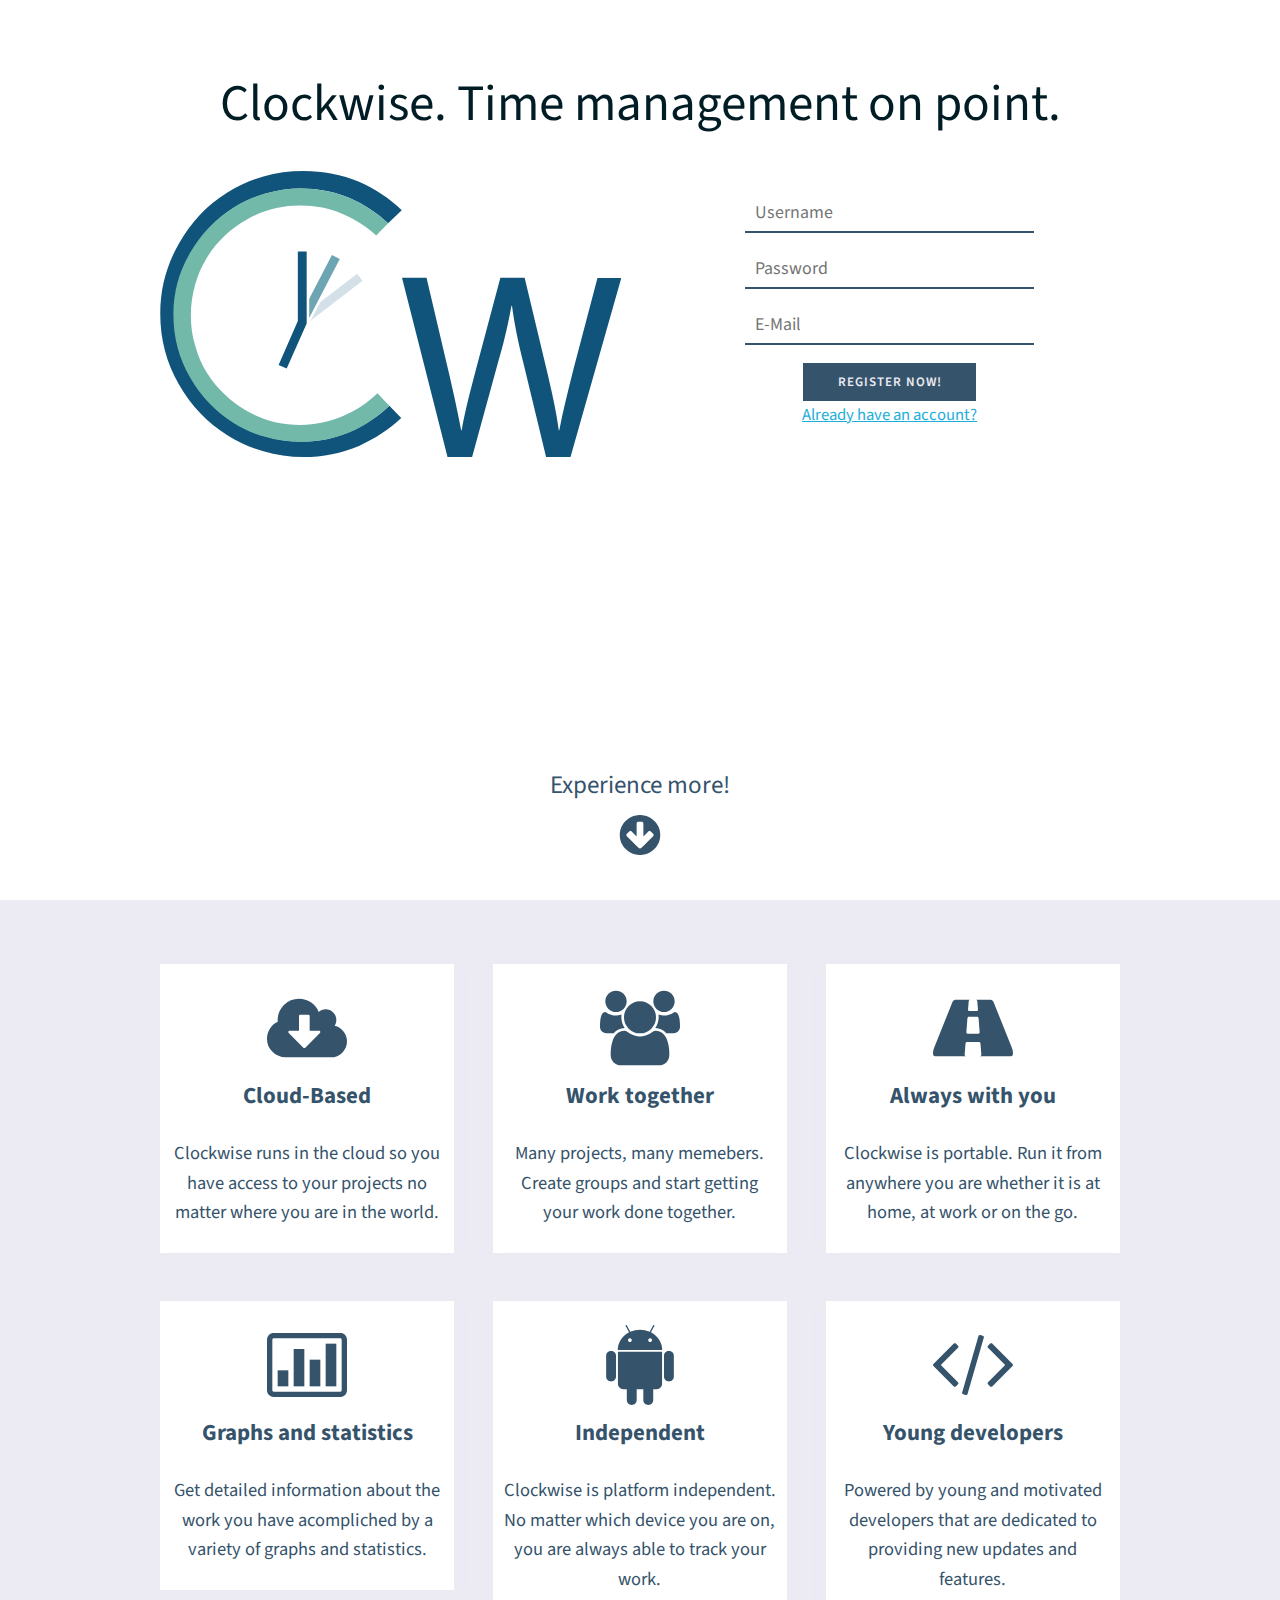
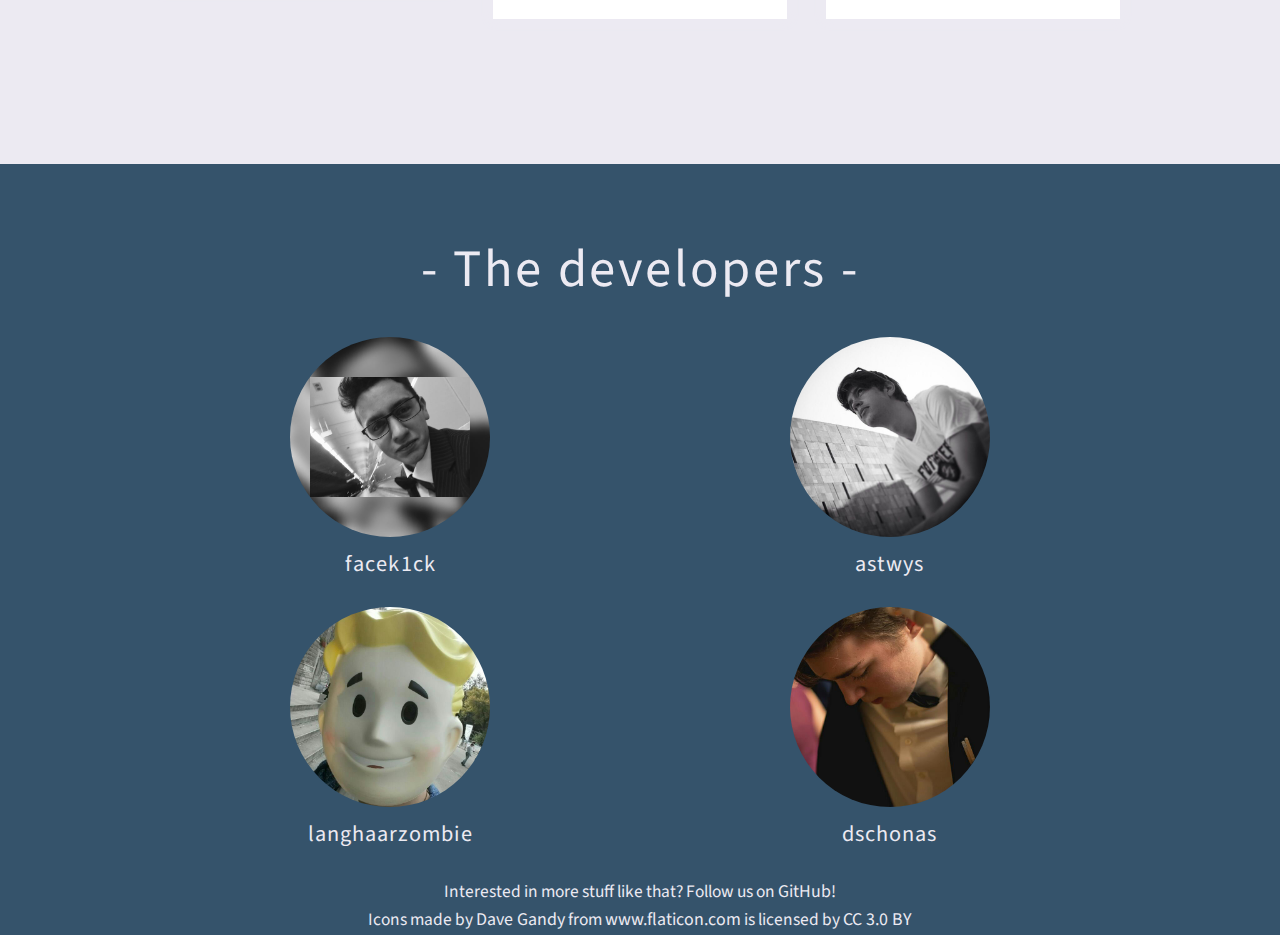
<file: website/index.html>
<!DOCTYPE HTML>
<html>
	<head>
		<title>Clockwise</title>
		<link rel="stylesheet" type="text/css" href="style/style.css">
		<meta charset="utf-8">
		<meta name="viewport" content="width=device-width, initial-scale=1.0">
		<link href='https://fonts.googleapis.com/css?family=Source+Sans+Pro:400,700,600italic,600' rel='stylesheet' type='text/css'>
	</head>
	<body>
		<div id="landingpage">
			<div class="container" id="pagehead">
					<div class="row">
						<div class="twelve columns"><p>Clockwise. Time management on point.</p></div>
					</div>
					<div class="row">
						<img class="one-half column" src="assets/Logo.svg"/>
						<form class="one-half column" action="php/register.php" method="post">
							<ul>
								<li><input type="text" 		placeholder="Username" 	name="username"/></li>
								<li><input type="password" 	placeholder="Password" 	name="password"/></li>
								<li><input type="text" 		placeholder="E-Mail" 	name="e-mail"/></li>
								<li class="special"><input type="submit"	value="Register Now!"	name="register"/></li> <!-- TODO make the hover.css work -->
								<li><a href="#popup-login">  <!--TODO add action for script to show pop up -->
									Already have an account?
								</a></li>
							</ul>
						</form>
					</div>
				<div class="experiencemore">
					<a>Experience more!</a>
					<img src="assets/Arrow_Down.svg"/>
				</div>
				<div id="popup-login" class="overlay">
	  				<div class="popup">
			    		<h2>Welcome back!</h2>
			    		<a class="close" href="#">&times;</a>
			    		<div class="content row" style="margin-top: 5%">
					    	<form class="twelve columns card" action="project_view.html" method="post">
								<ul>
									<li><input type="text" 		placeholder="Username" 	name="username"/></li>
									<li><input type="password" 	placeholder="Password" 	name="password"/></li>
									<li class="special"><input type="submit"	value="Sign In"	name="register"/></li> <!-- TODO make the hover.css work -->
									<li><a href="http://i.imgur.com/Oo82Irt.png">
										Forgot you credentials?
								</a></li>
								</ul>
							</form>
			    		</div>
		  			</div>
				</div>
			</div>
			<div id="pagebody">
				<div class="container">
					<div class="row">
		  				<div class="four columns card">
		    				<div class="image">
		      					<img src="assets/Cloud.svg" alt="You are looking really closely">
		    				</div>
		    				<div class="title">
		      					<p>Cloud-Based</p>
		    				</div>
		    				<div class="text">
		      					<p>Clockwise runs in the cloud so you have access to your projects no matter where you are in the world.</p>
		    				</div>
		  				</div>

		  				<div class="four columns card">
		    				<div class="image">
		      					<img src="assets/Users.svg" alt="You are looking really closely">
		    				</div>
		    				<div class="title">
		      					<p>Work together</p>
		    				</div>
		    				<div class="text">
		      					<p>Many projects, many memebers. Create groups and start getting your work done together.</p>
		    				</div>
		  				</div>

						<div class="four columns card">
							<div class="image">
								<img src="assets/Road.svg" alt="You are looking really closely">
							</div>
							<div class="title">
		      					<p>Always with you</p>
		    				</div>
							<div class="text">
						    	<p>Clockwise is portable. Run it from anywhere you are whether it is at home, at work or on the go.</p>
							</div>
						</div>
					</div>
					<div class="row">
						<div class="four columns card">
		    				<div class="image">
		      					<img src="assets/Graph.svg" alt="You are looking really closely">
		    				</div>
		    				<div class="title">
		      					<p>Graphs and statistics</p>
		    				</div>
		    				<div class="text">
		      					<p>Get detailed information about the work you have acompliched by a variety of graphs and statistics.</p>
		    				</div>
		  				</div>

		  				<div class="four columns card">
		    				<div class="image">
		      					<img src="assets/Android.svg" alt="You are looking really closely">
		    				</div>
		    				<div class="title">
		      					<p>Independent</p>
		    				</div>
		    				<div class="text">
		      					<p>Clockwise is platform independent. No matter which device you are on, you are always able to track your work.</p>
		    				</div>
		  				</div>

						<div class="four columns card">
							<div class="image">
								<img src="assets/Code.svg" alt="You are looking really closely">
							</div>
							<div class="title">
		      					<p>Young developers</p>
		    				</div>
							<div class="text">
						    	<p>Powered by young and motivated developers that are dedicated to providing new updates and features.</p>
							</div>
						</div>
					</div>
				</div>
			</div>

			<div id="footer">
				<div class="container">
					<div class="row">
						<div class="twelve columns"><p>- The developers -</p></div>
					</div>
					<div id="row">
						<div class="six columns card">
							<div class="image"><a href="https://github.com/facek1ck" target="_blank" class="hvr-wobble-to-bottom-right"><img src="assets/Gabriel.jpg"></a></div>
							<p>facek1ck</p>
						</div>
						<div class="six columns card">
							<div class="image"><a href="https://github.com/astwys" target="_blank" class="hvr-push"><img src="assets/Bart.jpg"></a></div>
							<p>astwys</p>
						</div>
					</div>
					<div id="row">
						<div class="six columns card">
							<div class="image"><a href="https://github.com/Langhaarzombie" target="_blank" class="hvr-bounce-in"><img src="assets/Max.jpg"></a></div>
							<p>langhaarzombie</p>
						</div>
						<div class="six columns card">
							<div class="image"><a href="https://github.com/Dschonas" target="_blank" class="hvr-grow-rotate"><img src="assets/Jonas.jpg"></a></div>
							<p>dschonas</p>
						</div>
					</div>
					<div class="row">
						<div class="twelve columns card">
							Interested in more stuff like that? Follow us on <a target="_blank" href="https://github.com">GitHub</a>!
							</div>
					</div>
					<div class="row">
						<div class="twelve columns card">
							Icons made by
							<a href="http://www.flaticon.com/authors/dave-gandy" title="Dave Gandy">Dave Gandy</a>
							from
							<a href="http://www.flaticon.com" title="Flaticon">www.flaticon.com</a>
							is licensed by
							<a href="http://creativecommons.org/licenses/by/3.0/" title="Creative Commons BY 3.0" target="_blank">CC 3.0 BY</a>
						</div>
					</div>
				</div>
			</div>
		</div>
		<script type="text/javascript" src="js/jquery-2.2.3.min.js"/>
		<script type="text/javascript" src="js/jquery.mobile-1.4.5.min.js"/>
	</body>
</html>
</file>
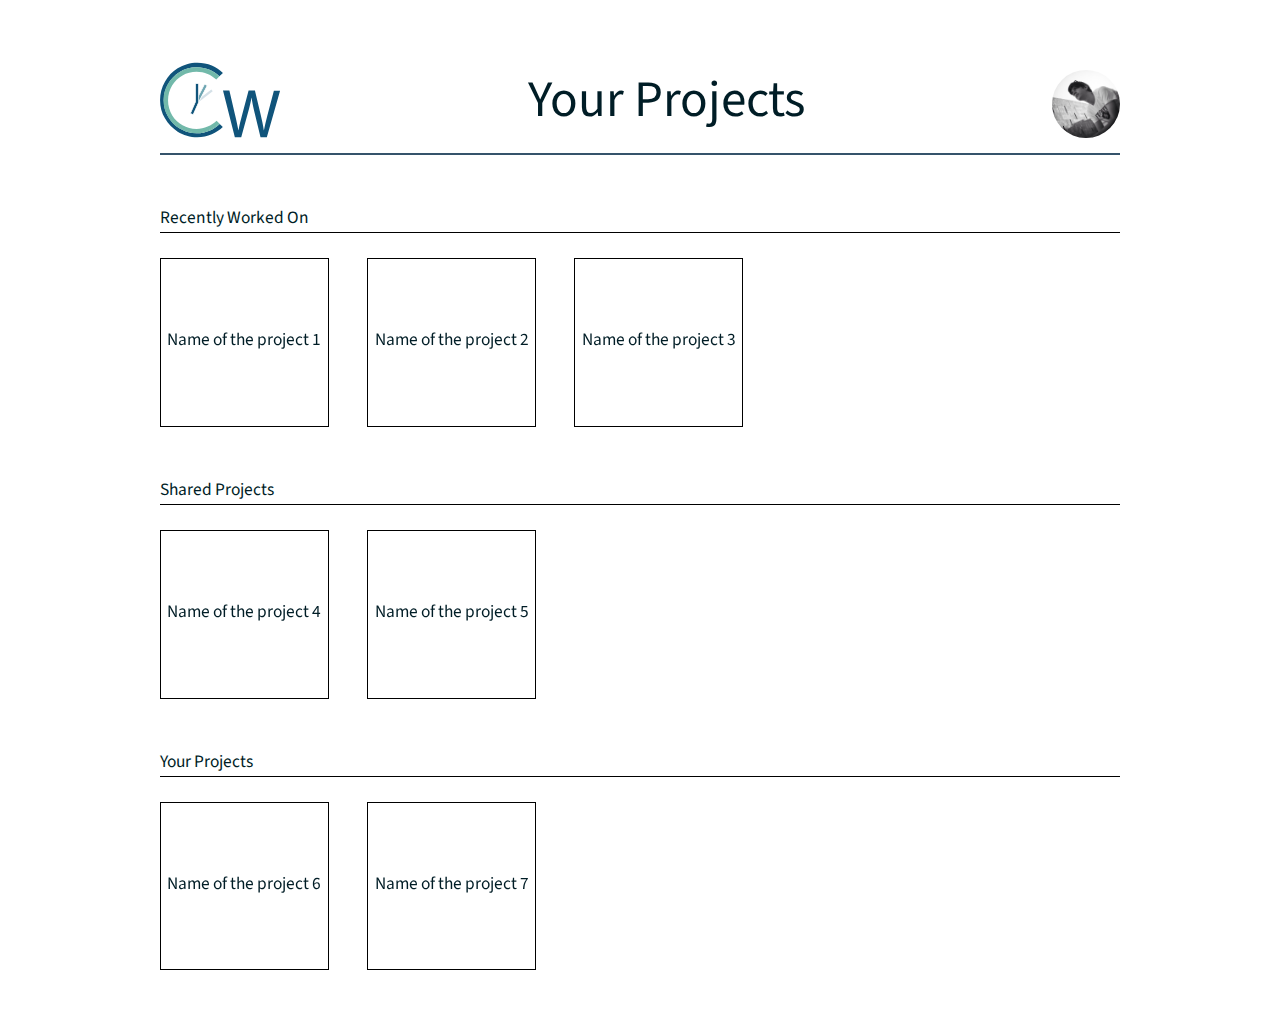
<file: website/project_view.html>
<!DOCTYPE HTML>
<html>
	<head>
		<title>Clockwise</title>
		<link rel="stylesheet" type="text/css" href="style/style.css">
		<meta charset="utf-8">
		<meta name="viewport" content="width=device-width, initial-scale=1.0">
		<link href='https://fonts.googleapis.com/css?family=Source+Sans+Pro:400,700,600italic,600' rel='stylesheet' type='text/css'>
	</head>
	<body>
		<div id="projectview">
			<div class="container" id="navigation">
				<div class="row">
					<div class="twelve columns card">
						<div class="logo"><a href="index.html"><img class="one-half column" src="assets/Logo.svg"/></a></div>
						<div id="title">Your Projects</div>
						<div id="profile">
							<!--<p>Hello User!</p>-->
							<div class="image"><a href="#"><img src="assets/Bart.jpg"></a></div>
						</div>
					</div>
				</div>
			</div>

			<div class="container" id="projects">
				<div class="row category">
					<div class="twelve columns card">
						<p>Recently Worked On</p>
					</div>
				</div>

				<div class="row">
					<a class="six columns card hvr-outline-in" href="timetracking_view.html">
						<p>Name of the project 1</p>
					</a>

					<a class="six columns card hvr-buzz-out" href="timetracking_view.html">
						<p>Name of the project 2</p>
					</a>

					<a class="six columns card hvr-buzz-out" href="timetracking_view.html">
						<p>Name of the project 3</p>
					</a>
				</div>

				<div class="row category">
					<div class="twelve columns card">
						<p>Shared Projects</p>
					</div>
				</div>

				<div class="row">
					<a class="six columns card hvr-buzz-out" href="timetracking_view.html">
						<p>Name of the project 4</p>
					</a>

					<a class="six columns card hvr-buzz-out" href="timetracking_view.html">
						<p>Name of the project 5</p>
					</a>
				</div>

				<div class="row category">
					<div class="twelve columns card">
						<p>Your Projects</p>
					</div>
				</div>

				<div class="row">
					<a class="six columns card hvr-buzz-out" href="timetracking_view.html">
						<p>Name of the project 6</p>
					</a>

					<a class="six columns card hvr-buzz-out" href="timetracking_view.html">
						<p>Name of the project 7</p>
					</a>
				</div>

			</div>


		</div>


		<script type="text/javascript" src="js/jquery-2.2.3.min.js"/>
		<script type="text/javascript" src="js/jquery.mobile-1.4.5.min.js"/>
	</body>
</html>
</file>
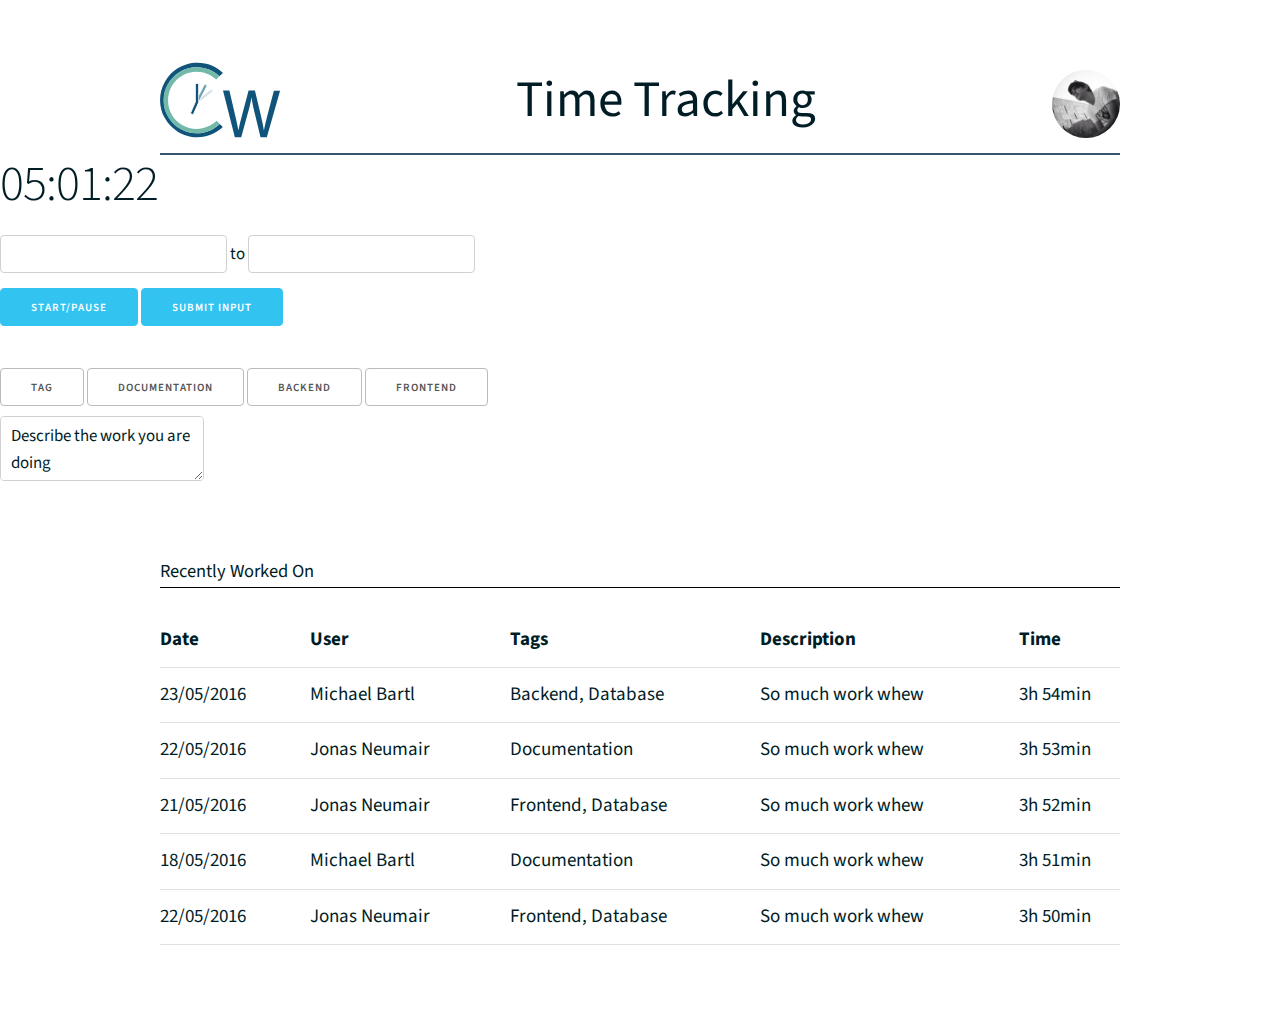
<file: website/timetracking_view.html>
<!DOCTYPE HTML>
<html>
	<head>
		<title>Clockwise</title>
		<link rel="stylesheet" type="text/css" href="style/style.css">
		<meta charset="utf-8">
		<meta name="viewport" content="width=device-width, initial-scale=1.0">
		<link href='https://fonts.googleapis.com/css?family=Source+Sans+Pro:400,700,600italic,600' rel='stylesheet' type='text/css'>
	</head>
	<body>
		<div id="projectview">
			<div class="container" id="navigation">
				<div class="row">
					<div class="twelve columns card">
						<div class="logo"><a href="index.html"><img class="one-half column" src="assets/Logo.svg"/></a></div>
						<div id="title">Time Tracking</div>
						<div id="profile">
							<!--<p>Hello User!</p>-->
							<div class="image"><a href="#"><img src="assets/Bart.jpg"></a></div>
						</div>
					</div>
				</div>
			</div>

    <div id="timetracking">
      <div class="input">
        <h1>05:01:22</h1>

        <form>
        	<input type="text">
        	to
        	<input type="text">
          <br>
          <input class="button-primary" type="button" value="start/pause">
          <input class="button-primary" type="submit" value="submit input">
          <br><br>
          <!--Adding tags-->
          <a class="button">Tag</a>
          <a class="button">Documentation</a>
          <a class="button">Backend</a>
          <a class="button">Frontend</a>
          <br>
          <textarea>Describe the work you are doing</textarea>
        </form>
      </div>
    <div>

			<div class="container" id="projects">
				<div class="row category">
					<div class="twelve columns card">
						<p>Recently Worked On</p>
					</div>
				</div>

        <table class="u-full-width">
          <thead>
            <tr>
              <th>Date</th>
              <th>User</th>
              <th>Tags</th>
              <th>Description</th>
              <th>Time</th>
            </tr>
          </thead>
          <tbody>
            <tr>
              <td>23/05/2016</td>
              <td>Michael Bartl</td>
              <td>Backend, Database</td>
              <td>So much work whew</td>
              <td>3h 54min</td>
            </tr>
            <tr>
              <td>22/05/2016</td>
              <td>Jonas Neumair</td>
              <td>Documentation</td>
              <td>So much work whew</td>
              <td>3h 53min</td>
            </tr>
            <tr>
              <td>21/05/2016</td>
              <td>Jonas Neumair</td>
              <td>Frontend, Database</td>
              <td>So much work whew</td>
              <td>3h 52min</td>
            </tr>
            <tr>
              <td>18/05/2016</td>
              <td>Michael Bartl</td>
              <td>Documentation</td>
              <td>So much work whew</td>
              <td>3h 51min</td>
            </tr>
            <tr>
              <td>22/05/2016</td>
              <td>Jonas Neumair</td>
              <td>Frontend, Database</td>
              <td>So much work whew</td>
              <td>3h 50min</td>
            </tr>
          </tbody>
        </table>
			</div>
		</div>


		<script type="text/javascript" src="js/jquery-2.2.3.min.js"/>
		<script type="text/javascript" src="js/jquery.mobile-1.4.5.min.js"/>
	</body>
</html>
</file>
<file: website/style/style.css>
@import url(hover.css);
@import url(normalize.css);
@import url(skeleton.css);
@import url(popup.css);
* {
  margin: 0;
  padding: 0;
  font-family: 'Source Sans Pro';
  font-size: 1.03em;
  color: #001D26;
}

html, body {
  display: block;
}

#landingpage #pagehead {
  top: 0;
  left: 0;
  height: 100vh;
  min-height: 650px;
  padding-top: 5%;
}

#landingpage #pagehead p {
  font-size: 3.03em;
  text-align: center;
}

#landingpage #pagehead form {
  padding: 2.5%;
}

#landingpage #pagehead form ul {
  width: 70%;
  display: table;
  margin: 0 auto;
  list-style-type: none;
}

#landingpage #pagehead form ul li {
  width: 100%;
  margin-bottom: 1em;
  text-align: center;
}

#landingpage #pagehead form ul .special {
  width: 60%;
  margin: auto;
  margin-bottom: 0;
}

#landingpage #pagehead form ul input {
  width: 100%;
  margin: auto 0;
  border: none;
  border-radius: 0;
}

#landingpage #pagehead form ul input[type="text"],
#landingpage #pagehead form ul input[type="password"] {
  border-bottom: 2px solid #35536B;
}

#landingpage #pagehead form ul input[type="submit"] {
  font-size: 0.73em;
  color: #ECEAF2;
  background-color: #35536B;
  transition: all ease-in-out .25s;
}

#landingpage #pagehead form ul input[type="submit"]:hover {
  background-color: #77B39B;
}

#landingpage #pagehead form ul input[type="text"]:focus,
#landingpage #pagehead form ul input[type="password"]:focus {
  border-bottom: 2px solid #77B39B;
}

#landingpage #pagehead form ul a {
  font-size: 0.93em;
}

#landingpage #pagehead .experiencemore {
  position: absolute;
  top: 85vh;
  left: 50%;
  transform: translateX(-50%);
  width: 100%;
  height: 10%;
  transition: top ease-in-out .5s;
}

#landingpage #pagehead .experiencemore a {
  display: block;
  width: 100%;
  margin-bottom: 1%;
  font-size: 1.53em;
  font-weight: semi-bold;
  color: #35536B;
  text-align: center;
}

#landingpage #pagehead .experiencemore img {
  height: 45%;
  min-height: 40px;
  width: 100%;
  min-width: 40px;
}

#landingpage #pagehead .experiencemore:hover {
  top: 87vh;
}

#landingpage #pagebody {
  height: 115vh;
  width: 100%;
  max-height: 800px;
  min-height: 700px;
  padding-top: 5%;
  background: #ECEAF2;
}

#landingpage #pagebody .row {
  margin-bottom: 5%;
}

#landingpage #pagebody .card {
  padding: 2.5% 1%;
  padding-bottom: 0;
  background-color: white;
  box-shadow: 0px 0px 10px 3px #ECEAF2;
}

#landingpage #pagebody .card .image {
  width: 80px;
  margin: auto;
}

#landingpage #pagebody .card .image img {
  width: 80px;
  height: auto;
}

#landingpage #pagebody .card p {
  color: #35536B;
}

#landingpage #pagebody .card .title {
  text-align: center;
  font-size: 1.28em;
  font-weight: bold;
}

#landingpage #pagebody .card .text {
  text-align: center;
}

#landingpage #footer {
  max-height: 800px;
  min-height: 700px;
  padding-top: 5%;
  background: #35536B;
}

#landingpage #footer div, #landingpage #footer a {
  color: #ECEAF2;
  text-align: center;
  text-decoration: none;
}

#landingpage #footer a:hover {
  color: #77B39B;
}

#landingpage #footer .twelve p {
  font-size: 3.03em;
  text-align: center;
  color: #ECEAF2;
}

#landingpage #footer p {
  text-align: center;
  font-size: 1.28em;
  letter-spacing: .05em;
  color: #ECEAF2;
}

#landingpage #footer .image {
  width: 200px;
  margin: auto;
}

#landingpage #footer .image img {
  width: 200px;
  height: auto;
  border-radius: 50%;
}

#projectview #navigation {
  height: 155px;
  border-top: 45px solid white;
  border-bottom: 2px solid #35536B;
  text-align: center;
}

#projectview #navigation * {
  display: inline;
}

#projectview #navigation .logo {
  float: left;
}

#projectview #navigation .logo img {
  height: 110px;
  width: 120px;
}

#projectview #navigation #title {
  width: 80%;
  line-height: 110px;
  text-align: center;
  font-size: 3.03em;
}

#projectview #navigation #profile {
  height: 60px;
  float: right;
  padding-top: 25px;
}

#projectview #navigation #profile p {
  text-align: left;
}

#projectview #navigation #profile .image img {
  width: 68px;
  border-radius: 50%;
}

#projectview #projects {
  margin-top: 3em;
  margin-bottom: 3em;
}

#projectview #projects .category {
  margin-top: 3em;
}

#projectview #projects .twelve p {
  border-bottom: 1px solid black;
}

#projectview #projects .six {
  height: 10em;
  width: 10em;
  border: 1px solid black;
  text-align: center;
  text-decoration: none;
}

#projectview #projects .six p {
  margin-top: 50%;
  transform: translateY(-58%);
}
</file>
